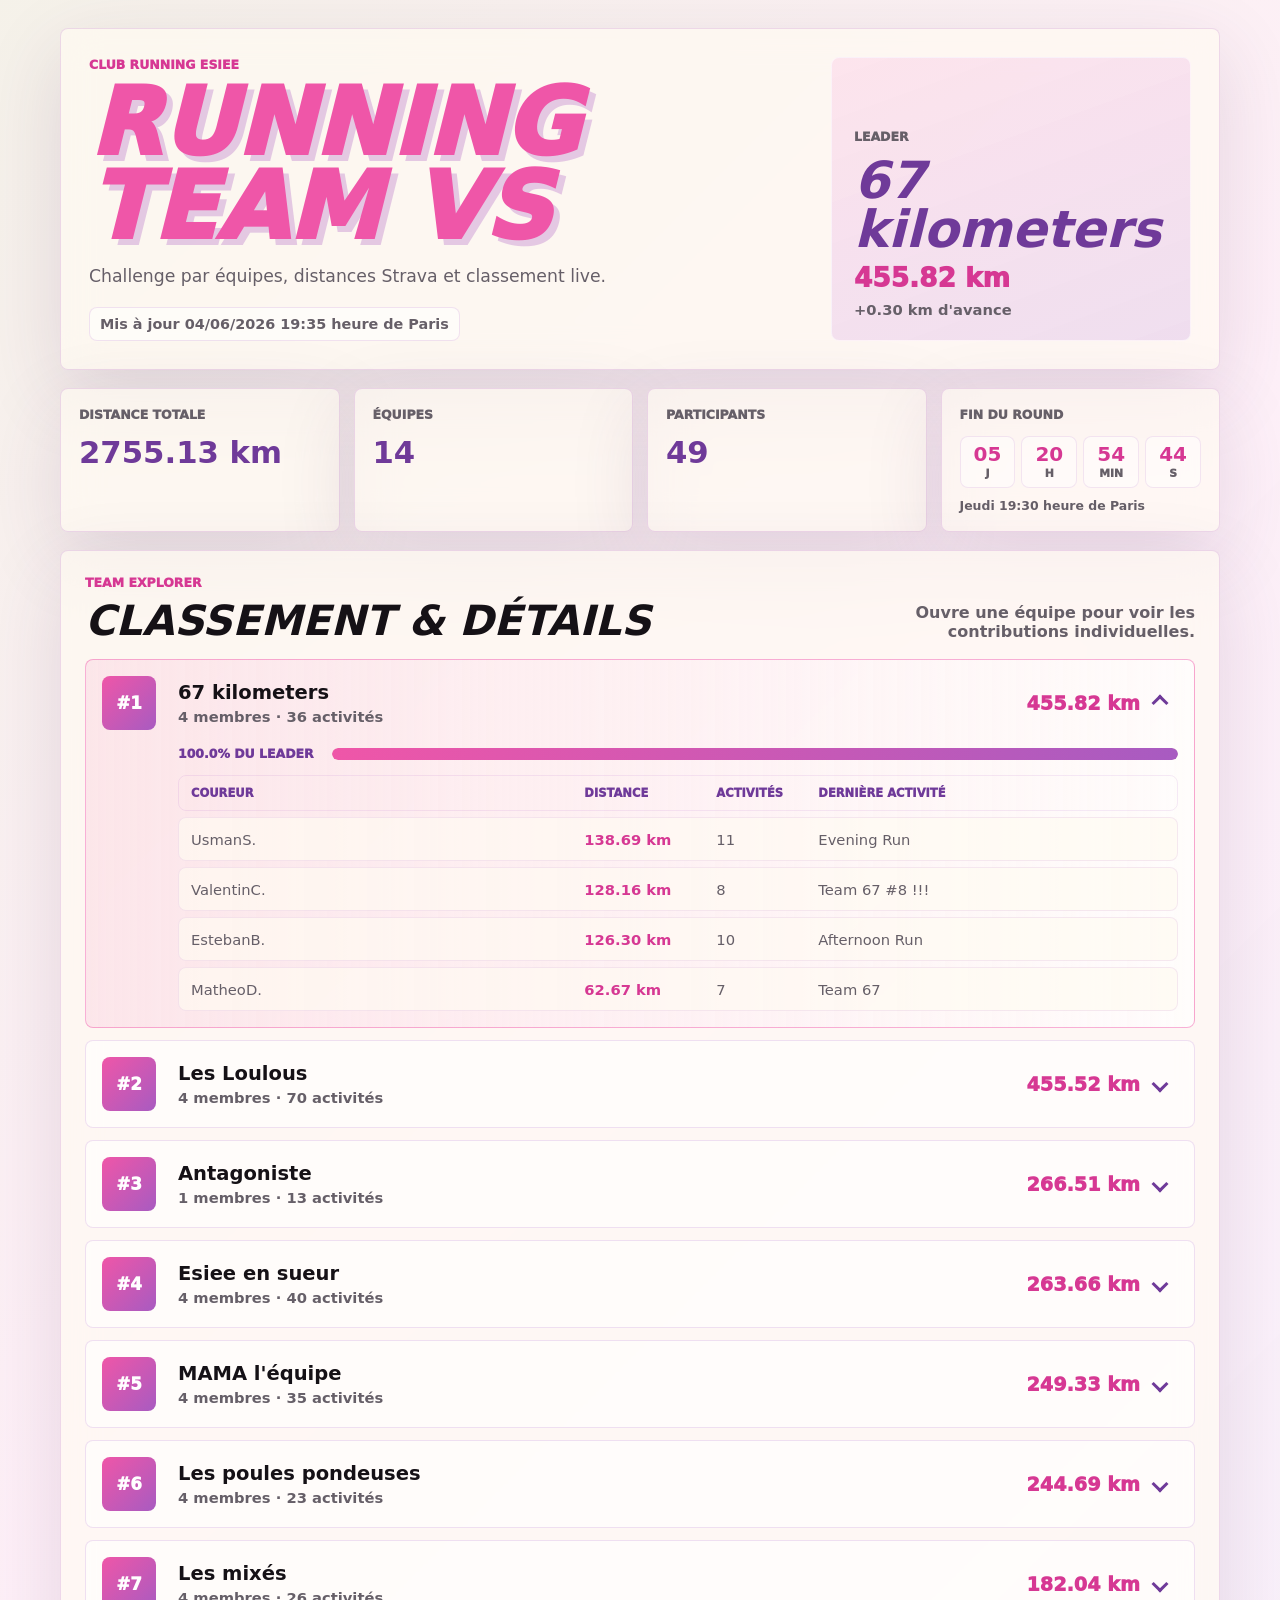
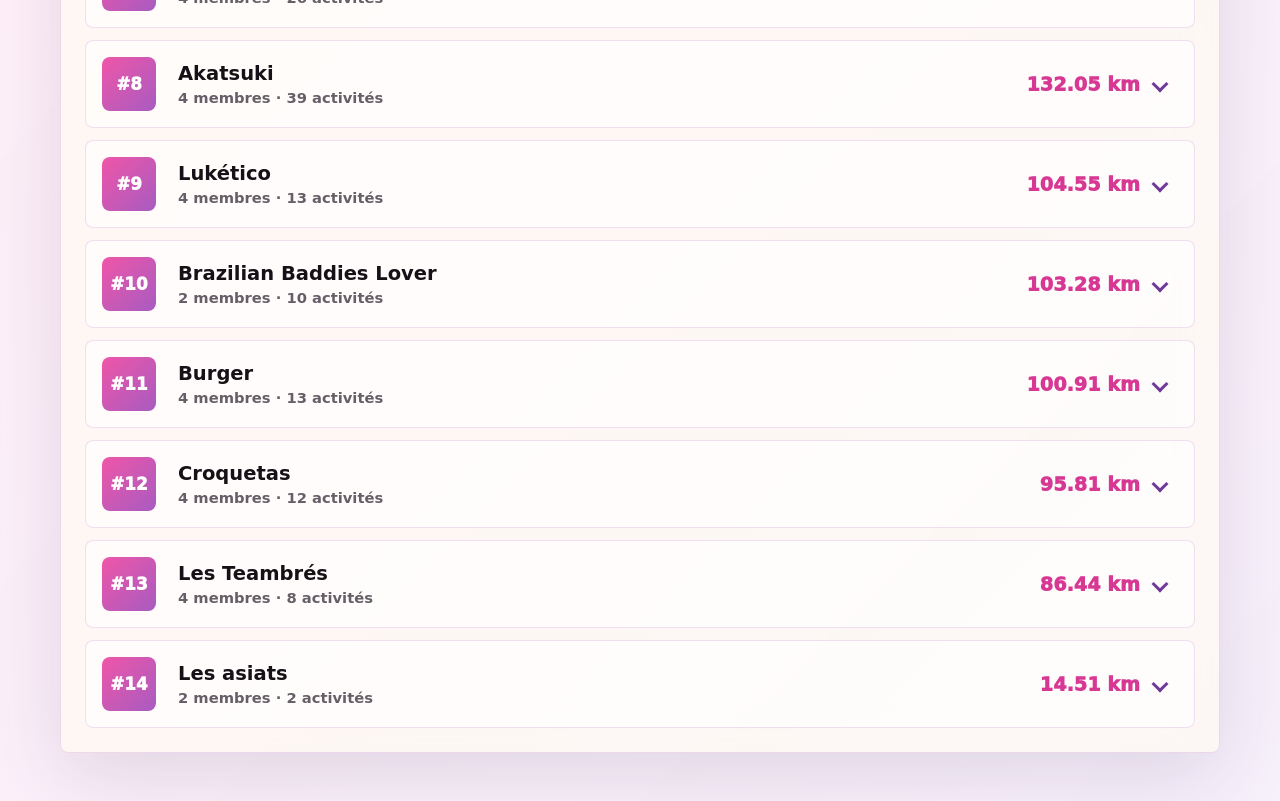
<file: docs/index.html>
<!doctype html>
<html lang="fr">
  <head>
    <meta charset="utf-8" />
    <meta name="viewport" content="width=device-width, initial-scale=1" />
    <title>Running Team VS</title>
    <link rel="stylesheet" href="static/styles.css?v=1779998149" />
    <link rel="icon" type="image/png" href="static/favicon.png">
  </head>
  <body>
    <div class="page-shell">
      <header class="hero glass-panel">
        <div class="hero-copy">
          <p class="eyebrow">Club Running ESIEE</p>
          <h1>Running Team VS</h1>
          <p class="hero-text">Challenge par équipes, distances Strava et classement live.</p>
          
            <p class="updated">Mis à jour 04/06/2026 19:35 heure de Paris</p>
          
        </div>

        <aside class="leader-panel" aria-label="Équipe en tête">
          <span class="panel-label">Leader</span>
          <strong>67 kilometers</strong>
          <span>455.82 km</span>
          
            <small>+0.30 km d'avance</small>
          
        </aside>
      </header>

      <main>
        <section class="metrics" aria-label="Résumé du challenge">
          <article class="metric-card glass-panel">
            <span class="metric-label">Distance totale</span>
            <strong>2755.13 km</strong>
          </article>
          <article class="metric-card glass-panel">
            <span class="metric-label">Équipes</span>
            <strong>14</strong>
          </article>
          <article class="metric-card glass-panel">
            <span class="metric-label">Participants</span>
            <strong>49</strong>
          </article>
          <article class="metric-card countdown-card glass-panel" aria-live="polite">
            <span class="metric-label">Fin du round</span>
            <div class="countdown" data-countdown>
              <span><strong data-days>--</strong><small>j</small></span>
              <span><strong data-hours>--</strong><small>h</small></span>
              <span><strong data-minutes>--</strong><small>min</small></span>
              <span><strong data-seconds>--</strong><small>s</small></span>
            </div>
            <p data-countdown-label>Jeudi 19:30 heure de Paris</p>
          </article>
        </section>

        <section class="leaderboard glass-panel" aria-label="Explorateur des équipes">
          <div class="section-heading">
            <div>
              <p class="eyebrow">Team explorer</p>
              <h2>Classement & détails</h2>
            </div>
            <p>Ouvre une équipe pour voir les contributions individuelles.</p>
          </div>

          <div class="team-list">
            
              <details class="team-card is-leading" open>
                <summary>
                  <span class="rank">#1</span>
                  <span class="team-summary">
                    <span class="team-title">67 kilometers</span>
                    <span class="team-subline">4 membres · 36 activités</span>
                  </span>
                  <span class="team-score">455.82 km</span>
                  <span class="chevron" aria-hidden="true"></span>
                </summary>

                <div class="team-details">
                  <div class="progress-row">
                    <span>100.0% du leader</span>
                    <div class="progress-track" aria-label="100.0 pour cent du leader">
                      <span style="width: 100.0%"></span>
                    </div>
                  </div>

                  <div class="member-table" role="table" aria-label="Contributions individuelles">
                    <div class="member-row member-head" role="row">
                      <span role="columnheader">Coureur</span>
                      <span role="columnheader">Distance</span>
                      <span role="columnheader">Activités</span>
                      <span role="columnheader">Dernière activité</span>
                    </div>
                    
                      <div class="member-row" role="row">
                        <span role="cell" data-label="Coureur">UsmanS.</span>
                        <strong role="cell" data-label="Distance">138.69 km</strong>
                        <span role="cell" data-label="Activités">11</span>
                        <span role="cell" data-label="Dernière activité">Evening Run</span>
                      </div>
                    
                      <div class="member-row" role="row">
                        <span role="cell" data-label="Coureur">ValentinC.</span>
                        <strong role="cell" data-label="Distance">128.16 km</strong>
                        <span role="cell" data-label="Activités">8</span>
                        <span role="cell" data-label="Dernière activité">Team 67 #8 !!!</span>
                      </div>
                    
                      <div class="member-row" role="row">
                        <span role="cell" data-label="Coureur">EstebanB.</span>
                        <strong role="cell" data-label="Distance">126.30 km</strong>
                        <span role="cell" data-label="Activités">10</span>
                        <span role="cell" data-label="Dernière activité">Afternoon Run</span>
                      </div>
                    
                      <div class="member-row" role="row">
                        <span role="cell" data-label="Coureur">MatheoD.</span>
                        <strong role="cell" data-label="Distance">62.67 km</strong>
                        <span role="cell" data-label="Activités">7</span>
                        <span role="cell" data-label="Dernière activité">Team 67</span>
                      </div>
                    
                  </div>
                </div>
              </details>
            
              <details class="team-card" >
                <summary>
                  <span class="rank">#2</span>
                  <span class="team-summary">
                    <span class="team-title">Les Loulous</span>
                    <span class="team-subline">4 membres · 70 activités</span>
                  </span>
                  <span class="team-score">455.52 km</span>
                  <span class="chevron" aria-hidden="true"></span>
                </summary>

                <div class="team-details">
                  <div class="progress-row">
                    <span>99.9% du leader</span>
                    <div class="progress-track" aria-label="99.9 pour cent du leader">
                      <span style="width: 99.9%"></span>
                    </div>
                  </div>

                  <div class="member-table" role="table" aria-label="Contributions individuelles">
                    <div class="member-row member-head" role="row">
                      <span role="columnheader">Coureur</span>
                      <span role="columnheader">Distance</span>
                      <span role="columnheader">Activités</span>
                      <span role="columnheader">Dernière activité</span>
                    </div>
                    
                      <div class="member-row" role="row">
                        <span role="cell" data-label="Coureur">CelestinL.</span>
                        <strong role="cell" data-label="Distance">188.72 km</strong>
                        <span role="cell" data-label="Activités">14</span>
                        <span role="cell" data-label="Dernière activité">Morning Run</span>
                      </div>
                    
                      <div class="member-row" role="row">
                        <span role="cell" data-label="Coureur">LucasL.</span>
                        <strong role="cell" data-label="Distance">120.89 km</strong>
                        <span role="cell" data-label="Activités">19</span>
                        <span role="cell" data-label="Dernière activité">Course à pied le matin</span>
                      </div>
                    
                      <div class="member-row" role="row">
                        <span role="cell" data-label="Coureur">EnzoL.</span>
                        <strong role="cell" data-label="Distance">77.96 km</strong>
                        <span role="cell" data-label="Activités">26</span>
                        <span role="cell" data-label="Dernière activité">Course à pied dans l&#39;après-midi</span>
                      </div>
                    
                      <div class="member-row" role="row">
                        <span role="cell" data-label="Coureur">ThibaultL.</span>
                        <strong role="cell" data-label="Distance">67.95 km</strong>
                        <span role="cell" data-label="Activités">11</span>
                        <span role="cell" data-label="Dernière activité">Course à pied dans l&#39;après-midi</span>
                      </div>
                    
                  </div>
                </div>
              </details>
            
              <details class="team-card" >
                <summary>
                  <span class="rank">#3</span>
                  <span class="team-summary">
                    <span class="team-title">Antagoniste</span>
                    <span class="team-subline">1 membres · 13 activités</span>
                  </span>
                  <span class="team-score">266.51 km</span>
                  <span class="chevron" aria-hidden="true"></span>
                </summary>

                <div class="team-details">
                  <div class="progress-row">
                    <span>58.5% du leader</span>
                    <div class="progress-track" aria-label="58.5 pour cent du leader">
                      <span style="width: 58.5%"></span>
                    </div>
                  </div>

                  <div class="member-table" role="table" aria-label="Contributions individuelles">
                    <div class="member-row member-head" role="row">
                      <span role="columnheader">Coureur</span>
                      <span role="columnheader">Distance</span>
                      <span role="columnheader">Activités</span>
                      <span role="columnheader">Dernière activité</span>
                    </div>
                    
                      <div class="member-row" role="row">
                        <span role="cell" data-label="Coureur">StanislasD.</span>
                        <strong role="cell" data-label="Distance">266.51 km</strong>
                        <span role="cell" data-label="Activités">13</span>
                        <span role="cell" data-label="Dernière activité">Je rigolais evidemment ;)</span>
                      </div>
                    
                  </div>
                </div>
              </details>
            
              <details class="team-card" >
                <summary>
                  <span class="rank">#4</span>
                  <span class="team-summary">
                    <span class="team-title">Esiee en sueur</span>
                    <span class="team-subline">4 membres · 40 activités</span>
                  </span>
                  <span class="team-score">263.66 km</span>
                  <span class="chevron" aria-hidden="true"></span>
                </summary>

                <div class="team-details">
                  <div class="progress-row">
                    <span>57.8% du leader</span>
                    <div class="progress-track" aria-label="57.8 pour cent du leader">
                      <span style="width: 57.8%"></span>
                    </div>
                  </div>

                  <div class="member-table" role="table" aria-label="Contributions individuelles">
                    <div class="member-row member-head" role="row">
                      <span role="columnheader">Coureur</span>
                      <span role="columnheader">Distance</span>
                      <span role="columnheader">Activités</span>
                      <span role="columnheader">Dernière activité</span>
                    </div>
                    
                      <div class="member-row" role="row">
                        <span role="cell" data-label="Coureur">EthanS.</span>
                        <strong role="cell" data-label="Distance">80.25 km</strong>
                        <span role="cell" data-label="Activités">9</span>
                        <span role="cell" data-label="Dernière activité">Course à pied le soir</span>
                      </div>
                    
                      <div class="member-row" role="row">
                        <span role="cell" data-label="Coureur">RomaneJ.</span>
                        <strong role="cell" data-label="Distance">69.76 km</strong>
                        <span role="cell" data-label="Activités">14</span>
                        <span role="cell" data-label="Dernière activité">Course à pied le soir</span>
                      </div>
                    
                      <div class="member-row" role="row">
                        <span role="cell" data-label="Coureur">BenB.</span>
                        <strong role="cell" data-label="Distance">63.37 km</strong>
                        <span role="cell" data-label="Activités">6</span>
                        <span role="cell" data-label="Dernière activité">Course à pied en soirée</span>
                      </div>
                    
                      <div class="member-row" role="row">
                        <span role="cell" data-label="Coureur">ClémentG.</span>
                        <strong role="cell" data-label="Distance">50.28 km</strong>
                        <span role="cell" data-label="Activités">11</span>
                        <span role="cell" data-label="Dernière activité">Afternoon Run</span>
                      </div>
                    
                  </div>
                </div>
              </details>
            
              <details class="team-card" >
                <summary>
                  <span class="rank">#5</span>
                  <span class="team-summary">
                    <span class="team-title">MAMA l&#39;équipe</span>
                    <span class="team-subline">4 membres · 35 activités</span>
                  </span>
                  <span class="team-score">249.33 km</span>
                  <span class="chevron" aria-hidden="true"></span>
                </summary>

                <div class="team-details">
                  <div class="progress-row">
                    <span>54.7% du leader</span>
                    <div class="progress-track" aria-label="54.7 pour cent du leader">
                      <span style="width: 54.7%"></span>
                    </div>
                  </div>

                  <div class="member-table" role="table" aria-label="Contributions individuelles">
                    <div class="member-row member-head" role="row">
                      <span role="columnheader">Coureur</span>
                      <span role="columnheader">Distance</span>
                      <span role="columnheader">Activités</span>
                      <span role="columnheader">Dernière activité</span>
                    </div>
                    
                      <div class="member-row" role="row">
                        <span role="cell" data-label="Coureur">AntoL.</span>
                        <strong role="cell" data-label="Distance">113.99 km</strong>
                        <span role="cell" data-label="Activités">11</span>
                        <span role="cell" data-label="Dernière activité">Je crois j’ai plus de jambes</span>
                      </div>
                    
                      <div class="member-row" role="row">
                        <span role="cell" data-label="Coureur">AgatheM.</span>
                        <strong role="cell" data-label="Distance">61.92 km</strong>
                        <span role="cell" data-label="Activités">12</span>
                        <span role="cell" data-label="Dernière activité">Dans les pas de Mathis</span>
                      </div>
                    
                      <div class="member-row" role="row">
                        <span role="cell" data-label="Coureur">Mederic</span>
                        <strong role="cell" data-label="Distance">42.04 km</strong>
                        <span role="cell" data-label="Activités">8</span>
                        <span role="cell" data-label="Dernière activité">Course à pied en soirée</span>
                      </div>
                    
                      <div class="member-row" role="row">
                        <span role="cell" data-label="Coureur">MathisG.</span>
                        <strong role="cell" data-label="Distance">31.37 km</strong>
                        <span role="cell" data-label="Activités">4</span>
                        <span role="cell" data-label="Dernière activité">Course à pied le matin</span>
                      </div>
                    
                  </div>
                </div>
              </details>
            
              <details class="team-card" >
                <summary>
                  <span class="rank">#6</span>
                  <span class="team-summary">
                    <span class="team-title">Les poules pondeuses</span>
                    <span class="team-subline">4 membres · 23 activités</span>
                  </span>
                  <span class="team-score">244.69 km</span>
                  <span class="chevron" aria-hidden="true"></span>
                </summary>

                <div class="team-details">
                  <div class="progress-row">
                    <span>53.7% du leader</span>
                    <div class="progress-track" aria-label="53.7 pour cent du leader">
                      <span style="width: 53.7%"></span>
                    </div>
                  </div>

                  <div class="member-table" role="table" aria-label="Contributions individuelles">
                    <div class="member-row member-head" role="row">
                      <span role="columnheader">Coureur</span>
                      <span role="columnheader">Distance</span>
                      <span role="columnheader">Activités</span>
                      <span role="columnheader">Dernière activité</span>
                    </div>
                    
                      <div class="member-row" role="row">
                        <span role="cell" data-label="Coureur">VincentP.</span>
                        <strong role="cell" data-label="Distance">93.51 km</strong>
                        <span role="cell" data-label="Activités">8</span>
                        <span role="cell" data-label="Dernière activité">Večerní běh</span>
                      </div>
                    
                      <div class="member-row" role="row">
                        <span role="cell" data-label="Coureur">YaelS.</span>
                        <strong role="cell" data-label="Distance">58.46 km</strong>
                        <span role="cell" data-label="Activités">7</span>
                        <span role="cell" data-label="Dernière activité">Evening Run</span>
                      </div>
                    
                      <div class="member-row" role="row">
                        <span role="cell" data-label="Coureur">ClementL.</span>
                        <strong role="cell" data-label="Distance">55.53 km</strong>
                        <span role="cell" data-label="Activités">3</span>
                        <span role="cell" data-label="Dernière activité">Course à pied dans l&#39;après-midi</span>
                      </div>
                    
                      <div class="member-row" role="row">
                        <span role="cell" data-label="Coureur">LeonR.</span>
                        <strong role="cell" data-label="Distance">37.19 km</strong>
                        <span role="cell" data-label="Activités">5</span>
                        <span role="cell" data-label="Dernière activité">Course à pied du midi</span>
                      </div>
                    
                  </div>
                </div>
              </details>
            
              <details class="team-card" >
                <summary>
                  <span class="rank">#7</span>
                  <span class="team-summary">
                    <span class="team-title">Les mixés</span>
                    <span class="team-subline">4 membres · 26 activités</span>
                  </span>
                  <span class="team-score">182.04 km</span>
                  <span class="chevron" aria-hidden="true"></span>
                </summary>

                <div class="team-details">
                  <div class="progress-row">
                    <span>39.9% du leader</span>
                    <div class="progress-track" aria-label="39.9 pour cent du leader">
                      <span style="width: 39.9%"></span>
                    </div>
                  </div>

                  <div class="member-table" role="table" aria-label="Contributions individuelles">
                    <div class="member-row member-head" role="row">
                      <span role="columnheader">Coureur</span>
                      <span role="columnheader">Distance</span>
                      <span role="columnheader">Activités</span>
                      <span role="columnheader">Dernière activité</span>
                    </div>
                    
                      <div class="member-row" role="row">
                        <span role="cell" data-label="Coureur">sg.</span>
                        <strong role="cell" data-label="Distance">60.93 km</strong>
                        <span role="cell" data-label="Activités">10</span>
                        <span role="cell" data-label="Dernière activité">Course à pied le soir</span>
                      </div>
                    
                      <div class="member-row" role="row">
                        <span role="cell" data-label="Coureur">CorentinB.</span>
                        <strong role="cell" data-label="Distance">42.24 km</strong>
                        <span role="cell" data-label="Activités">4</span>
                        <span role="cell" data-label="Dernière activité">Course à pied en soirée</span>
                      </div>
                    
                      <div class="member-row" role="row">
                        <span role="cell" data-label="Coureur">ThéoD.</span>
                        <strong role="cell" data-label="Distance">40.97 km</strong>
                        <span role="cell" data-label="Activités">7</span>
                        <span role="cell" data-label="Dernière activité">Evening Run</span>
                      </div>
                    
                      <div class="member-row" role="row">
                        <span role="cell" data-label="Coureur">KévinB.</span>
                        <strong role="cell" data-label="Distance">37.91 km</strong>
                        <span role="cell" data-label="Activités">5</span>
                        <span role="cell" data-label="Dernière activité">Evening Run</span>
                      </div>
                    
                  </div>
                </div>
              </details>
            
              <details class="team-card" >
                <summary>
                  <span class="rank">#8</span>
                  <span class="team-summary">
                    <span class="team-title">Akatsuki</span>
                    <span class="team-subline">4 membres · 39 activités</span>
                  </span>
                  <span class="team-score">132.05 km</span>
                  <span class="chevron" aria-hidden="true"></span>
                </summary>

                <div class="team-details">
                  <div class="progress-row">
                    <span>29.0% du leader</span>
                    <div class="progress-track" aria-label="29.0 pour cent du leader">
                      <span style="width: 29.0%"></span>
                    </div>
                  </div>

                  <div class="member-table" role="table" aria-label="Contributions individuelles">
                    <div class="member-row member-head" role="row">
                      <span role="columnheader">Coureur</span>
                      <span role="columnheader">Distance</span>
                      <span role="columnheader">Activités</span>
                      <span role="columnheader">Dernière activité</span>
                    </div>
                    
                      <div class="member-row" role="row">
                        <span role="cell" data-label="Coureur">SteveD.</span>
                        <strong role="cell" data-label="Distance">55.53 km</strong>
                        <span role="cell" data-label="Activités">25</span>
                        <span role="cell" data-label="Dernière activité">Course à pied dans l&#39;après-midi</span>
                      </div>
                    
                      <div class="member-row" role="row">
                        <span role="cell" data-label="Coureur">GeorgeM.</span>
                        <strong role="cell" data-label="Distance">35.49 km</strong>
                        <span role="cell" data-label="Activités">4</span>
                        <span role="cell" data-label="Dernière activité">Vélo</span>
                      </div>
                    
                      <div class="member-row" role="row">
                        <span role="cell" data-label="Coureur">LucieD.</span>
                        <strong role="cell" data-label="Distance">21.18 km</strong>
                        <span role="cell" data-label="Activités">4</span>
                        <span role="cell" data-label="Dernière activité">Course à pied dans l&#39;après-midi</span>
                      </div>
                    
                      <div class="member-row" role="row">
                        <span role="cell" data-label="Coureur">NolanP.</span>
                        <strong role="cell" data-label="Distance">19.84 km</strong>
                        <span role="cell" data-label="Activités">6</span>
                        <span role="cell" data-label="Dernière activité">Course à pied dans l&#39;après-midi</span>
                      </div>
                    
                  </div>
                </div>
              </details>
            
              <details class="team-card" >
                <summary>
                  <span class="rank">#9</span>
                  <span class="team-summary">
                    <span class="team-title">Lukético</span>
                    <span class="team-subline">4 membres · 13 activités</span>
                  </span>
                  <span class="team-score">104.55 km</span>
                  <span class="chevron" aria-hidden="true"></span>
                </summary>

                <div class="team-details">
                  <div class="progress-row">
                    <span>22.9% du leader</span>
                    <div class="progress-track" aria-label="22.9 pour cent du leader">
                      <span style="width: 22.9%"></span>
                    </div>
                  </div>

                  <div class="member-table" role="table" aria-label="Contributions individuelles">
                    <div class="member-row member-head" role="row">
                      <span role="columnheader">Coureur</span>
                      <span role="columnheader">Distance</span>
                      <span role="columnheader">Activités</span>
                      <span role="columnheader">Dernière activité</span>
                    </div>
                    
                      <div class="member-row" role="row">
                        <span role="cell" data-label="Coureur">CorentinP.</span>
                        <strong role="cell" data-label="Distance">49.07 km</strong>
                        <span role="cell" data-label="Activités">5</span>
                        <span role="cell" data-label="Dernière activité">Course à pied en soirée</span>
                      </div>
                    
                      <div class="member-row" role="row">
                        <span role="cell" data-label="Coureur">TimothéeP.</span>
                        <strong role="cell" data-label="Distance">30.10 km</strong>
                        <span role="cell" data-label="Activités">3</span>
                        <span role="cell" data-label="Dernière activité">Course à pied en soirée</span>
                      </div>
                    
                      <div class="member-row" role="row">
                        <span role="cell" data-label="Coureur">LucienP.</span>
                        <strong role="cell" data-label="Distance">25.38 km</strong>
                        <span role="cell" data-label="Activités">5</span>
                        <span role="cell" data-label="Dernière activité">Post vélo tu connais</span>
                      </div>
                    
                      <div class="member-row" role="row">
                        <span role="cell" data-label="Coureur">KevinP.</span>
                        <strong role="cell" data-label="Distance">0.00 km</strong>
                        <span role="cell" data-label="Activités">0</span>
                        <span role="cell" data-label="Dernière activité">Aucune activité comptée</span>
                      </div>
                    
                  </div>
                </div>
              </details>
            
              <details class="team-card" >
                <summary>
                  <span class="rank">#10</span>
                  <span class="team-summary">
                    <span class="team-title">Brazilian Baddies Lover</span>
                    <span class="team-subline">2 membres · 10 activités</span>
                  </span>
                  <span class="team-score">103.28 km</span>
                  <span class="chevron" aria-hidden="true"></span>
                </summary>

                <div class="team-details">
                  <div class="progress-row">
                    <span>22.7% du leader</span>
                    <div class="progress-track" aria-label="22.7 pour cent du leader">
                      <span style="width: 22.7%"></span>
                    </div>
                  </div>

                  <div class="member-table" role="table" aria-label="Contributions individuelles">
                    <div class="member-row member-head" role="row">
                      <span role="columnheader">Coureur</span>
                      <span role="columnheader">Distance</span>
                      <span role="columnheader">Activités</span>
                      <span role="columnheader">Dernière activité</span>
                    </div>
                    
                      <div class="member-row" role="row">
                        <span role="cell" data-label="Coureur">NoahB.</span>
                        <strong role="cell" data-label="Distance">52.40 km</strong>
                        <span role="cell" data-label="Activités">5</span>
                        <span role="cell" data-label="Dernière activité">Course à pied matinale</span>
                      </div>
                    
                      <div class="member-row" role="row">
                        <span role="cell" data-label="Coureur">Honorable</span>
                        <strong role="cell" data-label="Distance">50.88 km</strong>
                        <span role="cell" data-label="Activités">5</span>
                        <span role="cell" data-label="Dernière activité">Kill cam fiesta 🎉</span>
                      </div>
                    
                  </div>
                </div>
              </details>
            
              <details class="team-card" >
                <summary>
                  <span class="rank">#11</span>
                  <span class="team-summary">
                    <span class="team-title">Burger</span>
                    <span class="team-subline">4 membres · 13 activités</span>
                  </span>
                  <span class="team-score">100.91 km</span>
                  <span class="chevron" aria-hidden="true"></span>
                </summary>

                <div class="team-details">
                  <div class="progress-row">
                    <span>22.1% du leader</span>
                    <div class="progress-track" aria-label="22.1 pour cent du leader">
                      <span style="width: 22.1%"></span>
                    </div>
                  </div>

                  <div class="member-table" role="table" aria-label="Contributions individuelles">
                    <div class="member-row member-head" role="row">
                      <span role="columnheader">Coureur</span>
                      <span role="columnheader">Distance</span>
                      <span role="columnheader">Activités</span>
                      <span role="columnheader">Dernière activité</span>
                    </div>
                    
                      <div class="member-row" role="row">
                        <span role="cell" data-label="Coureur">BaptisteM.</span>
                        <strong role="cell" data-label="Distance">45.46 km</strong>
                        <span role="cell" data-label="Activités">6</span>
                        <span role="cell" data-label="Dernière activité">Evening Run</span>
                      </div>
                    
                      <div class="member-row" role="row">
                        <span role="cell" data-label="Coureur">SelmaR.</span>
                        <strong role="cell" data-label="Distance">31.54 km</strong>
                        <span role="cell" data-label="Activités">4</span>
                        <span role="cell" data-label="Dernière activité">Entraînement Jules verne</span>
                      </div>
                    
                      <div class="member-row" role="row">
                        <span role="cell" data-label="Coureur">CamilleF.</span>
                        <strong role="cell" data-label="Distance">17.83 km</strong>
                        <span role="cell" data-label="Activités">2</span>
                        <span role="cell" data-label="Dernière activité">Course à pied le soir</span>
                      </div>
                    
                      <div class="member-row" role="row">
                        <span role="cell" data-label="Coureur">SachaB.</span>
                        <strong role="cell" data-label="Distance">6.08 km</strong>
                        <span role="cell" data-label="Activités">1</span>
                        <span role="cell" data-label="Dernière activité">Course à pied en soirée</span>
                      </div>
                    
                  </div>
                </div>
              </details>
            
              <details class="team-card" >
                <summary>
                  <span class="rank">#12</span>
                  <span class="team-summary">
                    <span class="team-title">Croquetas</span>
                    <span class="team-subline">4 membres · 12 activités</span>
                  </span>
                  <span class="team-score">95.81 km</span>
                  <span class="chevron" aria-hidden="true"></span>
                </summary>

                <div class="team-details">
                  <div class="progress-row">
                    <span>21.0% du leader</span>
                    <div class="progress-track" aria-label="21.0 pour cent du leader">
                      <span style="width: 21.0%"></span>
                    </div>
                  </div>

                  <div class="member-table" role="table" aria-label="Contributions individuelles">
                    <div class="member-row member-head" role="row">
                      <span role="columnheader">Coureur</span>
                      <span role="columnheader">Distance</span>
                      <span role="columnheader">Activités</span>
                      <span role="columnheader">Dernière activité</span>
                    </div>
                    
                      <div class="member-row" role="row">
                        <span role="cell" data-label="Coureur">JulianD.</span>
                        <strong role="cell" data-label="Distance">47.47 km</strong>
                        <span role="cell" data-label="Activités">5</span>
                        <span role="cell" data-label="Dernière activité">Evening Run</span>
                      </div>
                    
                      <div class="member-row" role="row">
                        <span role="cell" data-label="Coureur">VlIB.</span>
                        <strong role="cell" data-label="Distance">25.88 km</strong>
                        <span role="cell" data-label="Activités">2</span>
                        <span role="cell" data-label="Dernière activité">Course à pied de nuit</span>
                      </div>
                    
                      <div class="member-row" role="row">
                        <span role="cell" data-label="Coureur">AlejandraS.</span>
                        <strong role="cell" data-label="Distance">20.45 km</strong>
                        <span role="cell" data-label="Activités">4</span>
                        <span role="cell" data-label="Dernière activité">Afternoon Run</span>
                      </div>
                    
                      <div class="member-row" role="row">
                        <span role="cell" data-label="Coureur">SamyA.</span>
                        <strong role="cell" data-label="Distance">2.01 km</strong>
                        <span role="cell" data-label="Activités">1</span>
                        <span role="cell" data-label="Dernière activité">Échauffement je crois</span>
                      </div>
                    
                  </div>
                </div>
              </details>
            
              <details class="team-card" >
                <summary>
                  <span class="rank">#13</span>
                  <span class="team-summary">
                    <span class="team-title">Les Teambrés</span>
                    <span class="team-subline">4 membres · 8 activités</span>
                  </span>
                  <span class="team-score">86.44 km</span>
                  <span class="chevron" aria-hidden="true"></span>
                </summary>

                <div class="team-details">
                  <div class="progress-row">
                    <span>19.0% du leader</span>
                    <div class="progress-track" aria-label="19.0 pour cent du leader">
                      <span style="width: 19.0%"></span>
                    </div>
                  </div>

                  <div class="member-table" role="table" aria-label="Contributions individuelles">
                    <div class="member-row member-head" role="row">
                      <span role="columnheader">Coureur</span>
                      <span role="columnheader">Distance</span>
                      <span role="columnheader">Activités</span>
                      <span role="columnheader">Dernière activité</span>
                    </div>
                    
                      <div class="member-row" role="row">
                        <span role="cell" data-label="Coureur">RomainP.</span>
                        <strong role="cell" data-label="Distance">41.77 km</strong>
                        <span role="cell" data-label="Activités">4</span>
                        <span role="cell" data-label="Dernière activité">Marquage du territoire pour assouvir la dominance</span>
                      </div>
                    
                      <div class="member-row" role="row">
                        <span role="cell" data-label="Coureur">ArsèneD.</span>
                        <strong role="cell" data-label="Distance">24.47 km</strong>
                        <span role="cell" data-label="Activités">2</span>
                        <span role="cell" data-label="Dernière activité">C&#39;était atroce</span>
                      </div>
                    
                      <div class="member-row" role="row">
                        <span role="cell" data-label="Coureur">PabloC.</span>
                        <strong role="cell" data-label="Distance">20.20 km</strong>
                        <span role="cell" data-label="Activités">2</span>
                        <span role="cell" data-label="Dernière activité">Night Run</span>
                      </div>
                    
                      <div class="member-row" role="row">
                        <span role="cell" data-label="Coureur">ThomasL.</span>
                        <strong role="cell" data-label="Distance">0.00 km</strong>
                        <span role="cell" data-label="Activités">0</span>
                        <span role="cell" data-label="Dernière activité">Aucune activité comptée</span>
                      </div>
                    
                  </div>
                </div>
              </details>
            
              <details class="team-card" >
                <summary>
                  <span class="rank">#14</span>
                  <span class="team-summary">
                    <span class="team-title">Les asiats</span>
                    <span class="team-subline">2 membres · 2 activités</span>
                  </span>
                  <span class="team-score">14.51 km</span>
                  <span class="chevron" aria-hidden="true"></span>
                </summary>

                <div class="team-details">
                  <div class="progress-row">
                    <span>3.2% du leader</span>
                    <div class="progress-track" aria-label="3.2 pour cent du leader">
                      <span style="width: 3.2%"></span>
                    </div>
                  </div>

                  <div class="member-table" role="table" aria-label="Contributions individuelles">
                    <div class="member-row member-head" role="row">
                      <span role="columnheader">Coureur</span>
                      <span role="columnheader">Distance</span>
                      <span role="columnheader">Activités</span>
                      <span role="columnheader">Dernière activité</span>
                    </div>
                    
                      <div class="member-row" role="row">
                        <span role="cell" data-label="Coureur">LyneV.</span>
                        <strong role="cell" data-label="Distance">14.51 km</strong>
                        <span role="cell" data-label="Activités">2</span>
                        <span role="cell" data-label="Dernière activité">J-3 : Sortie de recup</span>
                      </div>
                    
                      <div class="member-row" role="row">
                        <span role="cell" data-label="Coureur">CamilleK.</span>
                        <strong role="cell" data-label="Distance">0.00 km</strong>
                        <span role="cell" data-label="Activités">0</span>
                        <span role="cell" data-label="Dernière activité">Aucune activité comptée</span>
                      </div>
                    
                  </div>
                </div>
              </details>
            
          </div>
        </section>
      </main>
    </div>

    <script>
      const parisFormatter = new Intl.DateTimeFormat("en-CA", {
        timeZone: "Europe/Paris",
        year: "numeric",
        month: "2-digit",
        day: "2-digit",
        hour: "2-digit",
        minute: "2-digit",
        second: "2-digit",
        hour12: false,
      });

      function parisParts(date) {
        const parts = Object.fromEntries(parisFormatter.formatToParts(date).map((part) => [part.type, part.value]));
        return {
          year: Number(parts.year),
          month: Number(parts.month),
          day: Number(parts.day),
          hour: Number(parts.hour),
          minute: Number(parts.minute),
          second: Number(parts.second),
        };
      }

      function parisLocalToUtc(year, month, day, hour, minute, second) {
        let utc = Date.UTC(year, month - 1, day, hour, minute, second);
        for (let i = 0; i < 2; i += 1) {
          const parts = parisParts(new Date(utc));
          const parisAsUtc = Date.UTC(parts.year, parts.month - 1, parts.day, parts.hour, parts.minute, parts.second);
          utc -= parisAsUtc - Date.UTC(year, month - 1, day, hour, minute, second);
        }
        return utc;
      }

      function nextRoundEnd(now = new Date()) {
        const parts = parisParts(now);
        const parisTodayUtc = Date.UTC(parts.year, parts.month - 1, parts.day);
        const weekday = new Date(parisTodayUtc).getUTCDay();
        const thursday = 4;
        let daysUntilThursday = (thursday - weekday + 7) % 7;
        if (
          daysUntilThursday === 0 && (parts.hour > 19 || (parts.hour === 19 && (parts.minute > 30 || parts.second > 0)))
        ) {
            daysUntilThursday = 7;
        }
        const targetDay = new Date(Date.UTC(parts.year, parts.month - 1, parts.day + daysUntilThursday));
        return parisLocalToUtc(
          targetDay.getUTCFullYear(),
          targetDay.getUTCMonth() + 1,
          targetDay.getUTCDate(),
          19,
          30,
          0,
        );
     }

      function renderCountdown() {
        const target = nextRoundEnd();
        let remaining = Math.max(0, target - Date.now());
        const days = Math.floor(remaining / 86400000);
        remaining -= days * 86400000;
        const hours = Math.floor(remaining / 3600000);
        remaining -= hours * 3600000;
        const minutes = Math.floor(remaining / 60000);
        remaining -= minutes * 60000;
        const seconds = Math.floor(remaining / 1000);

        document.querySelector("[data-days]").textContent = String(days).padStart(2, "0");
        document.querySelector("[data-hours]").textContent = String(hours).padStart(2, "0");
        document.querySelector("[data-minutes]").textContent = String(minutes).padStart(2, "0");
        document.querySelector("[data-seconds]").textContent = String(seconds).padStart(2, "0");
      }

      renderCountdown();
      window.setInterval(renderCountdown, 1000);
    </script>
  </body>
</html>
</file>
<file: docs/static/styles.css>
:root {
  --ink: #151116;
  --muted: #665f68;
  --paper: #f5f1e9;
  --panel: rgba(255, 250, 242, 0.66);
  --line: rgba(168, 91, 193, 0.2);
  --pink: #ef56a8;
  --pink-deep: #d63893;
  --violet: #a85bc1;
  --violet-deep: #6f3a99;
  --sun: #f0d789;
  font-family: Inter, ui-sans-serif, system-ui, -apple-system, BlinkMacSystemFont, "Segoe UI", sans-serif;
  background: var(--paper);
  color: var(--ink);
}

* {
  box-sizing: border-box;
}

body {
  min-height: 100vh;
  margin: 0;
  background:
    linear-gradient(135deg, rgba(245, 241, 233, 0.9), rgba(255, 239, 249, 0.9) 42%, rgba(247, 241, 254, 0.92)),
    var(--paper);
}

body::before {
  position: fixed;
  inset: 0;
  z-index: -1;
  content: "";
  background-image:
    linear-gradient(150deg, rgba(239, 86, 168, 0.14), transparent 34%, rgba(168, 91, 193, 0.12) 68%, transparent),
    linear-gradient(115deg, transparent 0 42px, rgba(168, 91, 193, 0.08) 43px 44px, transparent 45px 86px);
}

.page-shell {
  width: min(1160px, calc(100% - 32px));
  margin: 0 auto;
  padding: 28px 0 48px;
}

.glass-panel {
  border: 1px solid var(--line);
  border-radius: 8px;
  background: var(--panel);
  box-shadow: 0 24px 80px rgba(78, 40, 92, 0.14);
  backdrop-filter: blur(18px);
}

.hero {
  display: grid;
  grid-template-columns: minmax(0, 1fr) minmax(280px, 360px);
  gap: 28px;
  align-items: stretch;
  min-height: 310px;
  padding: 28px;
  overflow: hidden;
}

.hero-copy {
  display: flex;
  flex-direction: column;
  justify-content: center;
}

.eyebrow {
  margin: 0 0 10px;
  color: var(--pink-deep);
  font-size: 0.78rem;
  font-weight: 950;
  text-transform: uppercase;
}

h1,
h2,
h3,
p {
  margin-top: 0;
}

h1 {
  max-width: 680px;
  margin-bottom: 14px;
  color: var(--pink);
  font-size: clamp(3rem, 8vw, 5.8rem);
  font-style: italic;
  font-weight: 950;
  line-height: 0.9;
  text-transform: uppercase;
  text-shadow: 6px 6px 0 rgba(168, 91, 193, 0.3);
}

.hero-text {
  max-width: 560px;
  margin-bottom: 16px;
  color: var(--muted);
  font-size: 1.08rem;
  line-height: 1.6;
}

.updated {
  width: fit-content;
  margin: 0;
  padding: 8px 10px;
  border: 1px solid rgba(168, 91, 193, 0.16);
  border-radius: 8px;
  background: rgba(255, 255, 255, 0.52);
  color: var(--muted);
  font-size: 0.9rem;
  font-weight: 850;
}

.leader-panel {
  display: flex;
  flex-direction: column;
  justify-content: end;
  min-height: 250px;
  padding: 22px;
  border: 1px solid rgba(255, 255, 255, 0.58);
  border-radius: 8px;
  background:
    linear-gradient(160deg, rgba(239, 86, 168, 0.14), rgba(168, 91, 193, 0.18)),
    rgba(255, 255, 255, 0.48);
}

.panel-label,
.metric-label {
  color: var(--muted);
  font-size: 0.78rem;
  font-weight: 950;
  text-transform: uppercase;
}

.leader-panel strong {
  margin: 12px 0 8px;
  color: var(--violet-deep);
  font-size: clamp(2rem, 4vw, 3.4rem);
  font-style: italic;
  line-height: 0.95;
}

.leader-panel span:last-of-type {
  color: var(--pink-deep);
  font-size: 1.65rem;
  font-weight: 950;
}

.leader-panel small {
  margin-top: 8px;
  color: var(--muted);
  font-size: 0.92rem;
  font-weight: 850;
}

.metrics {
  display: grid;
  grid-template-columns: repeat(4, minmax(0, 1fr));
  gap: 14px;
  margin: 18px 0;
}

.metric-card {
  min-height: 118px;
  padding: 18px;
}

.metric-label {
  display: block;
  margin-bottom: 14px;
}

.metric-card strong {
  display: block;
  color: var(--violet-deep);
  font-size: clamp(1.35rem, 2.4vw, 2.1rem);
  line-height: 1.05;
}

.countdown-card {
  display: flex;
  flex-direction: column;
}

.countdown {
  display: grid;
  grid-template-columns: repeat(4, minmax(0, 1fr));
  gap: 6px;
}

.countdown span {
  min-width: 0;
  padding: 7px 5px;
  border: 1px solid rgba(168, 91, 193, 0.14);
  border-radius: 8px;
  background: rgba(255, 255, 255, 0.46);
  text-align: center;
}

.countdown strong {
  color: var(--pink-deep);
  font-size: 1.25rem;
}

.countdown small {
  display: block;
  margin-top: 2px;
  color: var(--muted);
  font-size: 0.68rem;
  font-weight: 950;
  text-transform: uppercase;
}

.countdown-card p {
  margin: 10px 0 0;
  color: var(--muted);
  font-size: 0.78rem;
  font-weight: 800;
}

.leaderboard {
  padding: 24px;
}

.section-heading {
  display: flex;
  gap: 16px;
  align-items: end;
  justify-content: space-between;
  margin-bottom: 18px;
}

.section-heading h2 {
  margin: 0;
  font-size: clamp(1.65rem, 4vw, 2.6rem);
  font-style: italic;
  line-height: 1;
  text-transform: uppercase;
}

.section-heading > p {
  max-width: 320px;
  margin: 0;
  color: var(--muted);
  font-weight: 750;
  text-align: right;
}

.team-list {
  display: grid;
  gap: 12px;
}

.team-card {
  border: 1px solid rgba(168, 91, 193, 0.18);
  border-radius: 8px;
  background: rgba(255, 255, 255, 0.62);
  overflow: hidden;
}

.team-card.is-leading {
  border-color: rgba(239, 86, 168, 0.45);
  background: linear-gradient(90deg, rgba(239, 86, 168, 0.11), rgba(255, 255, 255, 0.66));
}

.team-card summary {
  display: grid;
  grid-template-columns: 62px minmax(0, 1fr) auto 24px;
  gap: 14px;
  align-items: center;
  padding: 16px;
  cursor: pointer;
  list-style: none;
}

.team-card summary::-webkit-details-marker {
  display: none;
}

.rank {
  display: grid;
  width: 54px;
  height: 54px;
  place-items: center;
  border-radius: 8px;
  background: linear-gradient(135deg, var(--pink), var(--violet));
  color: white;
  font-size: 1.05rem;
  font-weight: 950;
}

.team-summary {
  min-width: 0;
}

.team-title {
  display: block;
  color: var(--ink);
  font-size: 1.22rem;
  font-weight: 900;
}

.team-subline {
  display: block;
  margin-top: 4px;
  color: var(--muted);
  font-size: 0.92rem;
  font-weight: 760;
}

.team-score {
  color: var(--pink-deep);
  font-size: 1.2rem;
  font-weight: 950;
  white-space: nowrap;
}

.chevron {
  width: 12px;
  height: 12px;
  border-right: 3px solid var(--violet-deep);
  border-bottom: 3px solid var(--violet-deep);
  transform: rotate(45deg);
  transition: transform 160ms ease;
}

.team-card[open] .chevron {
  transform: rotate(225deg);
}

.team-details {
  padding: 0 16px 16px 92px;
}

.progress-row {
  display: grid;
  grid-template-columns: 140px minmax(0, 1fr);
  gap: 14px;
  align-items: center;
  margin-bottom: 14px;
  color: var(--violet-deep);
  font-size: 0.78rem;
  font-weight: 950;
  text-transform: uppercase;
}

.progress-track {
  height: 12px;
  overflow: hidden;
  border-radius: 999px;
  background: #efe5db;
}

.progress-track span {
  display: block;
  height: 100%;
  border-radius: inherit;
  background: linear-gradient(90deg, var(--pink), var(--violet));
}

.member-table {
  display: grid;
  gap: 6px;
}

.member-row {
  display: grid;
  grid-template-columns: 1.1fr 120px 90px minmax(160px, 1fr);
  gap: 12px;
  align-items: center;
  min-height: 44px;
  padding: 10px 12px;
  border: 1px solid rgba(168, 91, 193, 0.12);
  border-radius: 8px;
  background: rgba(255, 250, 242, 0.66);
  color: var(--muted);
  font-size: 0.92rem;
}

.member-head {
  min-height: 34px;
  background: transparent;
  color: var(--violet-deep);
  font-size: 0.72rem;
  font-weight: 950;
  text-transform: uppercase;
}

.member-row span,
.member-row strong {
  min-width: 0;
  overflow-wrap: anywhere;
}

.member-row strong {
  color: var(--pink-deep);
}

.member-empty,
.empty-state {
  padding: 22px;
  border: 1px dashed rgba(168, 91, 193, 0.4);
  border-radius: 8px;
  color: var(--muted);
  text-align: center;
}

@media (max-width: 900px) {
  .hero,
  .metrics {
    grid-template-columns: 1fr;
  }

  .leader-panel {
    min-height: 190px;
  }

  .section-heading {
    display: block;
  }

  .section-heading > p {
    margin-top: 10px;
    text-align: left;
  }
}

@media (max-width: 700px) {
  .page-shell {
    width: min(100% - 24px, 1120px);
    padding: 12px 0 28px;
  }

  .hero,
  .leaderboard {
    padding: 14px;
  }

  .hero {
    gap: 12px;
    min-height: 0;
  }

  h1 {
    margin-bottom: 10px;
    font-size: 2.85rem;
    line-height: 0.92;
    text-shadow: 4px 4px 0 rgba(168, 91, 193, 0.24);
  }

  .hero-text {
    margin-bottom: 12px;
    font-size: 0.98rem;
    line-height: 1.45;
  }

  .updated {
    width: 100%;
    font-size: 0.82rem;
  }

  .leader-panel {
    min-height: 0;
    padding: 14px;
  }

  .leader-panel strong {
    margin: 8px 0 4px;
    font-size: 2rem;
  }

  .leader-panel span:last-of-type {
    font-size: 1.35rem;
  }

  .metrics {
    grid-template-columns: repeat(2, minmax(0, 1fr));
    gap: 10px;
    margin: 12px 0;
  }

  .metric-card {
    min-height: 96px;
    padding: 13px;
  }

  .metric-label {
    margin-bottom: 9px;
    font-size: 0.7rem;
  }

  .metric-card strong {
    font-size: 1.45rem;
  }

  .countdown-card {
    grid-column: 1 / -1;
  }

  .countdown span {
    padding: 6px 4px;
  }

  .section-heading {
    margin-bottom: 12px;
  }

  .section-heading h2 {
    font-size: 1.7rem;
  }

  .section-heading > p {
    display: none;
  }

  .team-card summary {
    grid-template-columns: 46px minmax(0, 1fr) 18px;
    gap: 8px 10px;
    padding: 12px;
  }

  .rank {
    width: 44px;
    height: 44px;
    font-size: 0.95rem;
  }

  .team-title {
    font-size: 1.05rem;
  }

  .team-subline {
    font-size: 0.82rem;
  }

  .team-score {
    grid-column: 2 / 3;
    grid-row: 2;
    justify-self: start;
    font-size: 1.05rem;
  }

  .chevron {
    grid-column: 3;
    grid-row: 1;
  }

  .team-details {
    padding: 0 12px 12px;
  }

  .progress-row {
    grid-template-columns: 1fr;
    gap: 8px;
    margin-bottom: 10px;
  }

  .member-row {
    grid-template-columns: 1fr;
    gap: 8px;
    min-height: 0;
    padding: 12px;
  }

  .member-head {
    display: none;
  }

  .member-row span,
  .member-row strong {
    display: flex;
    gap: 12px;
    align-items: baseline;
    justify-content: space-between;
  }

  .member-row span::before,
  .member-row strong::before {
    flex: 0 0 auto;
    color: var(--violet-deep);
    font-size: 0.68rem;
    font-weight: 950;
    text-transform: uppercase;
    content: attr(data-label);
  }

  .member-row span:first-child {
    display: block;
    color: var(--ink);
    font-size: 1rem;
    font-weight: 900;
  }

  .member-row span:first-child::before {
    display: none;
  }
}

@media (max-width: 380px) {
  .page-shell {
    width: min(100% - 16px, 1120px);
  }

  h1 {
    font-size: 2.35rem;
  }

  .metrics {
    grid-template-columns: 1fr;
  }

  .team-card summary {
    grid-template-columns: 40px minmax(0, 1fr) 16px;
  }

  .rank {
    width: 38px;
    height: 38px;
  }
}
</file>
